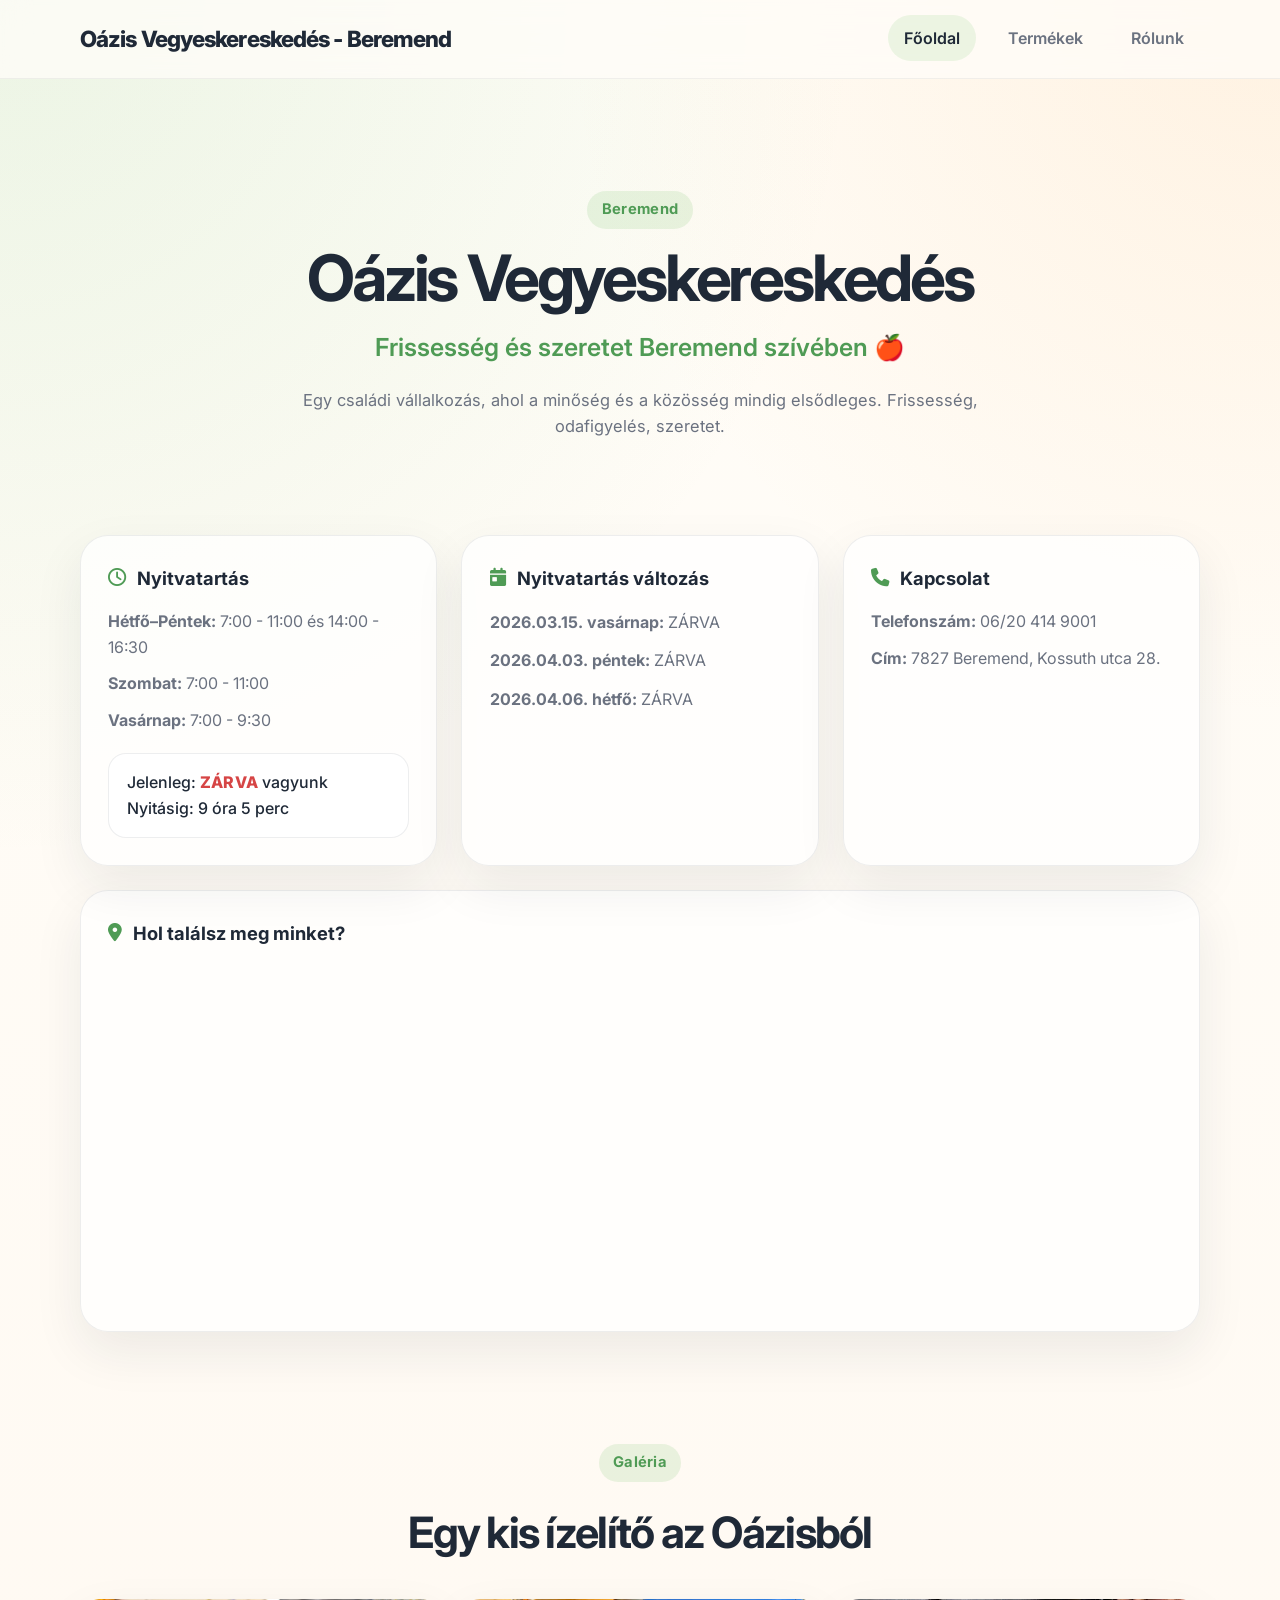
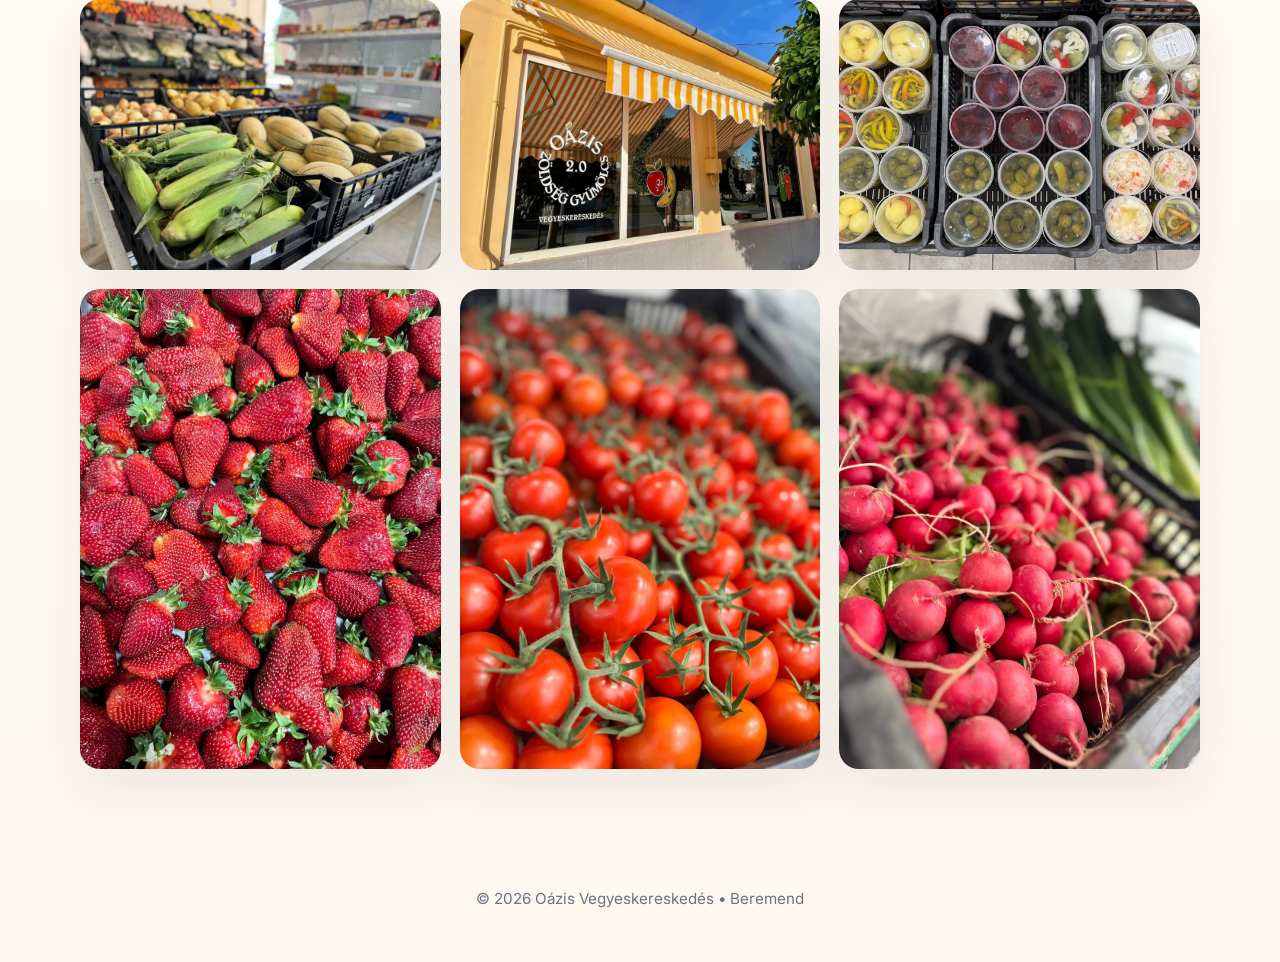
<file: index.html>
<!DOCTYPE html>
<html lang="hu">
<head>
  <meta charset="UTF-8" />
  <meta name="viewport" content="width=device-width, initial-scale=1.0" />
  <title>Oázis Vegyeskereskedés</title>
  <link rel="icon" href="favicon.png">
  <link rel="preconnect" href="https://fonts.googleapis.com">
  <link rel="preconnect" href="https://fonts.gstatic.com" crossorigin>
  <link
    href="https://fonts.googleapis.com/css2?family=Inter:wght@400;500;600;700;800&display=swap"
    rel="stylesheet"
  >
  <link
    rel="stylesheet"
    href="https://cdnjs.cloudflare.com/ajax/libs/font-awesome/6.5.2/css/all.min.css"
  />
  <link rel="stylesheet" href="style.css" />
</head>
<body>
  <header class="site-header">
    <div class="container nav">
      <a href="index.html" class="logo">Oázis Vegyeskereskedés - Beremend</a>
      <nav>
        <ul class="nav-links">
          <li><a href="index.html" class="active">Főoldal</a></li>
          <li><a href="termekek.html">Termékek</a></li>
          <li><a href="rolunk.html">Rólunk</a></li>
        </ul>
      </nav>
    </div>
  </header>

  <main>
    <section class="hero reveal">
      <div class="container hero-content">
        <p class="eyebrow">Beremend</p>
        <h1>Oázis Vegyeskereskedés</h1>
        <h2>Frissesség és szeretet Beremend szívében 🍎</h2>
        <p class="hero-text">
          Egy családi vállalkozás, ahol a minőség és a közösség mindig elsődleges.
          Frissesség, odafigyelés, szeretet.
        </p>
      </div>
    </section>

    <section class="info-section reveal">
      <div class="container info-grid">
        <div class="info-card">
          <h3><i class="fa-regular fa-clock"></i> Nyitvatartás</h3>
          <ul class="info-list">
            <li><strong>Hétfő–Péntek:</strong> 7:00 - 11:00 és 14:00 - 16:30</li>
            <li><strong>Szombat:</strong> 7:00 - 11:00</li>
            <li><strong>Vasárnap:</strong> 7:00 - 9:30</li>
          </ul>
          <div class="store-status" id="storeStatus">
              Állapot betöltése...
          </div>
        </div>

        <div class="info-card">
  <h3><i class="fa-solid fa-calendar-day"></i>Nyitvatartás változás</h3>
  <ul class="info-list exceptional-list">
    <li><strong>2026.03.15. vasárnap:</strong> ZÁRVA</li>
    <li><strong>2026.04.03. péntek:</strong> ZÁRVA</li>
    <li><strong>2026.04.06. hétfő:</strong> ZÁRVA</li>
  </ul>
</div>

        <div class="info-card">
          <h3><i class="fa-solid fa-phone"></i> Kapcsolat</h3>
          <ul class="info-list">
            <li><strong>Telefonszám:</strong> <a href="tel:+36204149001">06/20 414 9001</a></li>
            <li><strong>Cím:</strong> 7827 Beremend, Kossuth utca 28.</li>
          </ul>
        </div>
      </div>

      <div class="container map-wrapper">
        <div class="map-card">
          <h3><i class="fa-solid fa-location-dot"></i> Hol találsz meg minket?</h3>
          <div class="map-embed">
            <iframe
              src="https://www.google.com/maps?q=7827%20Beremend%2C%20Kossuth%20utca%2028&output=embed"
              width="100%"
              height="100%"
              style="border:0;"
              allowfullscreen=""
              loading="lazy"
              referrerpolicy="no-referrer-when-downgrade">
            </iframe>
          </div>
        </div>
      </div>
    </section>

    <section class="gallery-section reveal">
      <div class="container">
        <div class="section-heading">
          <p class="eyebrow">Galéria</p>
          <h2>Egy kis ízelítő az Oázisból</h2>
        </div>

        <div class="gallery-grid">
          <div class="gallery-item">
            <img src="allvany.webp" alt="Kukorica és sárgadinnye">
          </div>
          <div class="gallery-item">
            <img src="uzlet.webp" alt="Oázis bolt">
          </div>
          <div class="gallery-item">
            <img src="savanyusag.webp" alt="Vecsési vödrös savanyúságok">
          </div>
          <div class="gallery-item">
            <img src="eper.webp" alt="Friss magyar eper">
          </div>
          <div class="gallery-item">
            <img src="koktelpari.webp" alt="Koktélparadicsom">
          </div>
          <div class="gallery-item">
            <img src="retek.webp" alt="Hónapos retek">
          </div>
        </div>
      </div>
    </section>
  </main>

  <footer class="site-footer">
    <div class="container footer-content">
      <p>© 2026 Oázis Vegyeskereskedés • Beremend</p>
    </div>
  </footer>

  <script src="script.js"></script>
</body>
</html>
</file>
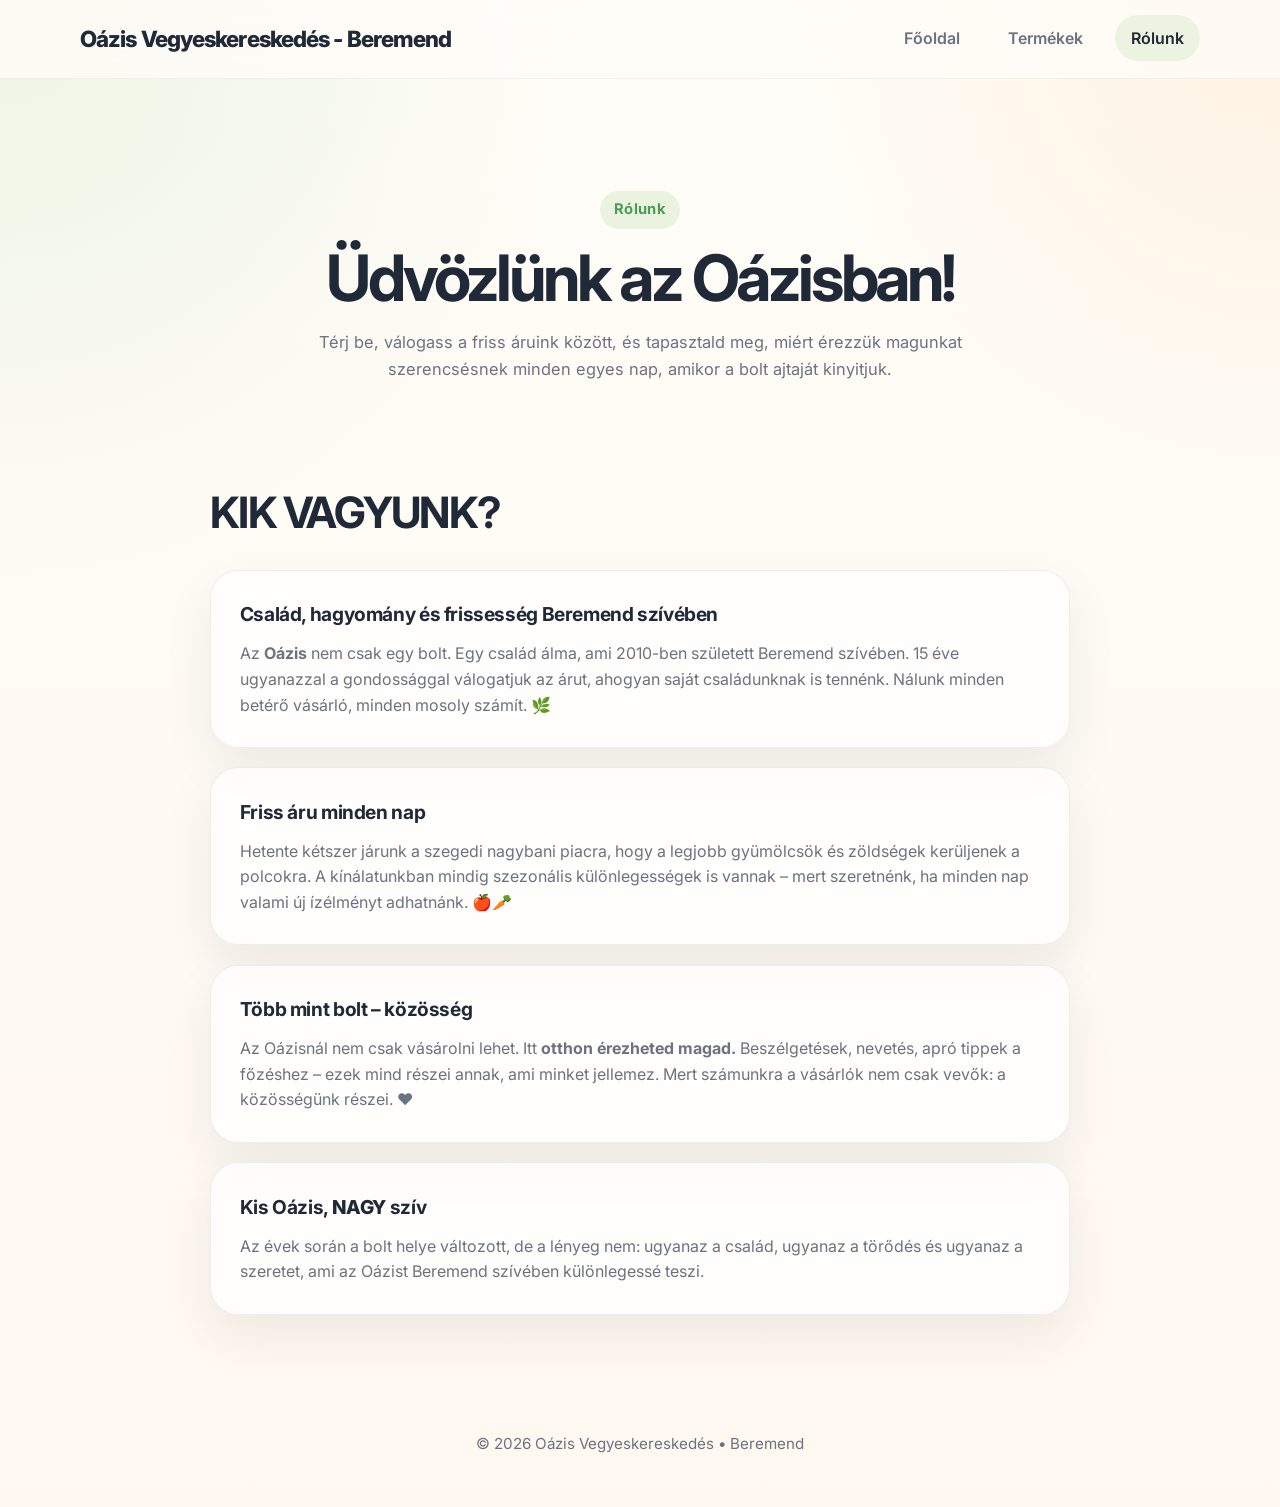
<file: rolunk.html>
<!DOCTYPE html>
<html lang="hu">
<head>
  <meta charset="UTF-8" />
  <meta name="viewport" content="width=device-width, initial-scale=1.0" />
  <title>Rólunk – Oázis Vegyeskereskedés</title>
  <link rel="icon" href="favicon.png">
  <link rel="preconnect" href="https://fonts.googleapis.com">
  <link rel="preconnect" href="https://fonts.gstatic.com" crossorigin>
  <link
    href="https://fonts.googleapis.com/css2?family=Inter:wght@400;500;600;700;800&display=swap"
    rel="stylesheet"
  >
  <link
    rel="stylesheet"
    href="https://cdnjs.cloudflare.com/ajax/libs/font-awesome/6.5.2/css/all.min.css"
  />
  <link rel="stylesheet" href="style.css" />
</head>
<body>
  <header class="site-header">
    <div class="container nav">
      <a href="index.html" class="logo">Oázis Vegyeskereskedés - Beremend</a>
      <nav>
        <ul class="nav-links">
          <li><a href="index.html">Főoldal</a></li>
          <li><a href="termekek.html">Termékek</a></li>
          <li><a href="rolunk.html" class="active">Rólunk</a></li>
        </ul>
      </nav>
    </div>
  </header>

  <main>
    <section class="page-hero reveal">
      <div class="container page-hero-content">
        <p class="eyebrow">Rólunk</p>
        <h1>Üdvözlünk az Oázisban!</h1>
        <p class="page-subtitle">
          Térj be, válogass a friss áruink között, és tapasztald meg, miért érezzük
          magunkat szerencsésnek minden egyes nap, amikor a bolt ajtaját kinyitjuk.
        </p>
      </div>
    </section>

    <section class="about-section reveal">
      <div class="container about-content">
        <h2 class="section-title-left">KIK VAGYUNK?</h2>

        <div class="about-block">
          <h3>Család, hagyomány és frissesség Beremend szívében</h3>
          <p>
            Az <strong>Oázis</strong> nem csak egy bolt. Egy család álma, ami 2010-ben
            született Beremend szívében. 15 éve ugyanazzal a gondossággal válogatjuk
            az árut, ahogyan saját családunknak is tennénk. Nálunk minden betérő vásárló,
            minden mosoly számít. 🌿
          </p>
        </div>

        <div class="about-block">
          <h3>Friss áru minden nap</h3>
          <p>
            Hetente kétszer járunk a szegedi nagybani piacra, hogy a legjobb gyümölcsök
            és zöldségek kerüljenek a polcokra. A kínálatunkban mindig szezonális
            különlegességek is vannak – mert szeretnénk, ha minden nap valami új
            ízélményt adhatnánk. 🍎🥕
          </p>
        </div>

        <div class="about-block">
          <h3>Több mint bolt – közösség</h3>
          <p>
            Az Oázisnál nem csak vásárolni lehet. Itt <strong>otthon érezheted magad.</strong>
            Beszélgetések, nevetés, apró tippek a főzéshez – ezek mind részei annak, ami
            minket jellemez. Mert számunkra a vásárlók nem csak vevők: a közösségünk részei. ❤️
          </p>
        </div>

        <div class="about-block">
          <h3>
            Kis Oázis, <span class="hover-highlight">NAGY</span> szív
          </h3>
          <p>
            Az évek során a bolt helye változott, de a lényeg nem: ugyanaz a család,
            ugyanaz a törődés és ugyanaz a szeretet, ami az Oázist Beremend szívében
            különlegessé teszi.
          </p>
        </div>
      </div>
    </section>
  </main>

  <footer class="site-footer">
    <div class="container footer-content">
      <p>© 2026 Oázis Vegyeskereskedés • Beremend</p>
    </div>
  </footer>

  <script src="script.js"></script>
</body>
</html>
</file>
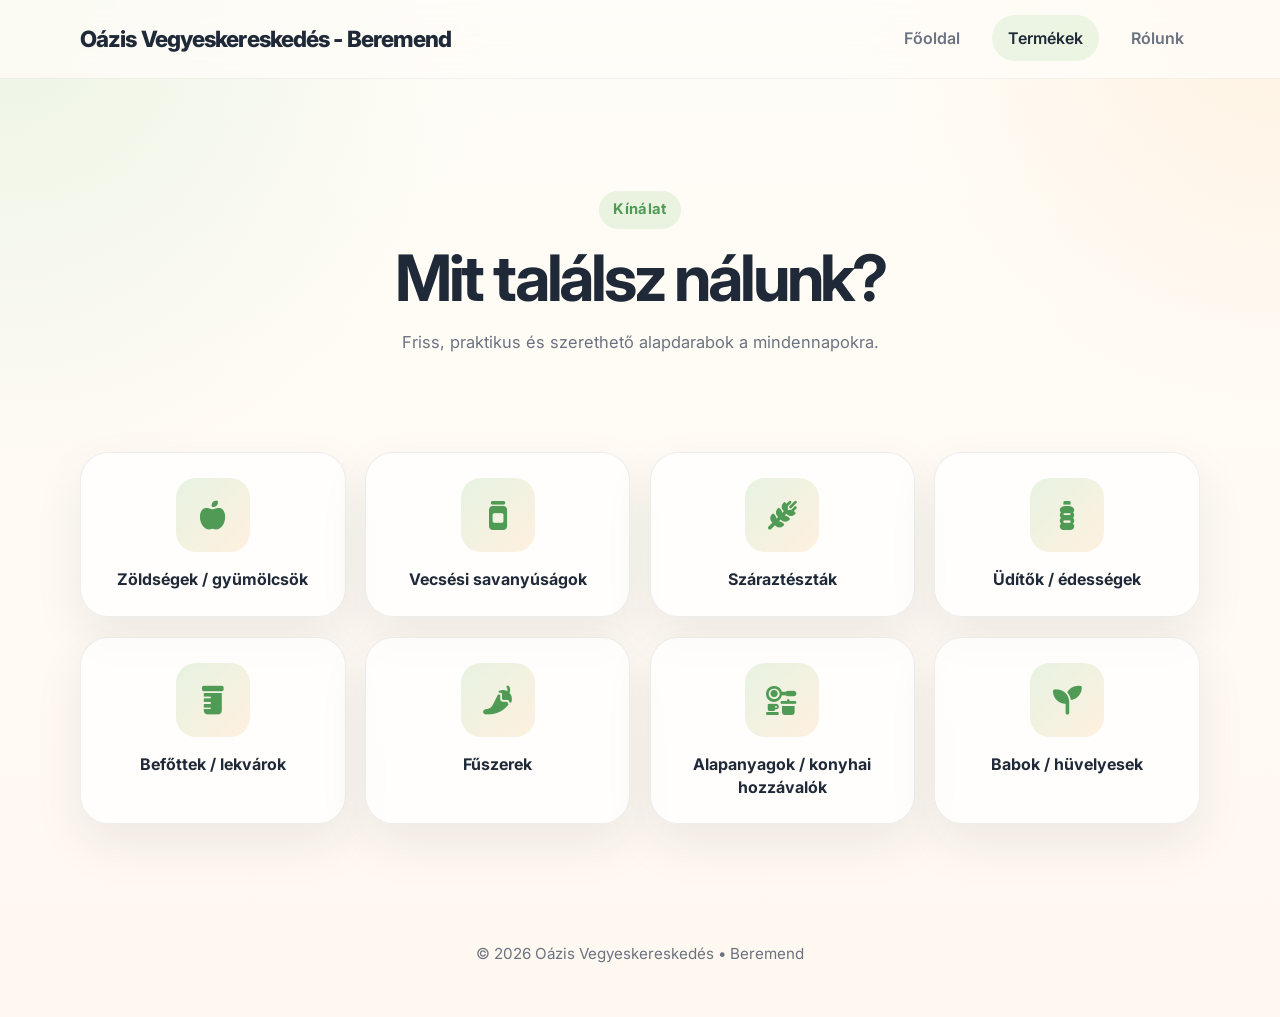
<file: termekek.html>
<!DOCTYPE html>
<html lang="hu">
<head>
  <meta charset="UTF-8" />
  <meta name="viewport" content="width=device-width, initial-scale=1.0" />
  <title>Termékek – Oázis Vegyeskereskedés</title>
  <link rel="icon" href="favicon.png">
  <link rel="preconnect" href="https://fonts.googleapis.com">
  <link rel="preconnect" href="https://fonts.gstatic.com" crossorigin>
  <link
    href="https://fonts.googleapis.com/css2?family=Inter:wght@400;500;600;700;800&display=swap"
    rel="stylesheet"
  >
  <link
    rel="stylesheet"
    href="https://cdnjs.cloudflare.com/ajax/libs/font-awesome/6.5.2/css/all.min.css"
  />
  <link rel="stylesheet" href="style.css" />
</head>
<body>
  <header class="site-header">
    <div class="container nav">
      <a href="index.html" class="logo">Oázis Vegyeskereskedés - Beremend</a>
      <nav>
        <ul class="nav-links">
          <li><a href="index.html">Főoldal</a></li>
          <li><a href="termekek.html" class="active">Termékek</a></li>
          <li><a href="rolunk.html">Rólunk</a></li>
        </ul>
      </nav>
    </div>
  </header>

  <main>
    <section class="page-hero reveal">
      <div class="container page-hero-content">
        <p class="eyebrow">Kínálat</p>
        <h1>Mit találsz nálunk?</h1>
        <p class="page-subtitle">
          Friss, praktikus és szerethető alapdarabok a mindennapokra.
        </p>
      </div>
    </section>

    <section class="products-section reveal">
      <div class="container">
        <div class="products-grid">
          <article class="product-card">
            <div class="product-icon"><i class="fa-solid fa-apple-whole"></i></div>
            <h3>Zöldségek / gyümölcsök</h3>
          </article>

          <article class="product-card">
            <div class="product-icon"><i class="fa-solid fa-jar"></i></div>
            <h3>Vecsési savanyúságok</h3>
          </article>

          <article class="product-card">
            <div class="product-icon"><i class="fa-solid fa-wheat-awn"></i></div>
            <h3>Száraztészták</h3>
          </article>

          <article class="product-card">
            <div class="product-icon"><i class="fa-solid fa-bottle-water"></i></div>
            <h3>Üdítők / édességek</h3>
          </article>

          <article class="product-card">
            <div class="product-icon"><i class="fa-solid fa-prescription-bottle"></i></div>
            <h3>Befőttek / lekvárok</h3>
          </article>

          <article class="product-card">
            <div class="product-icon"><i class="fa-solid fa-pepper-hot"></i></div>
            <h3>Fűszerek</h3>
          </article>

          <article class="product-card">
            <div class="product-icon"><i class="fa-solid fa-kitchen-set"></i></div>
            <h3>Alapanyagok / konyhai hozzávalók</h3>
          </article>

          <article class="product-card">
            <div class="product-icon"><i class="fa-solid fa-seedling"></i></div>
            <h3>Babok / hüvelyesek</h3>
          </article>
        </div>
      </div>
    </section>
  </main>

  <footer class="site-footer">
    <div class="container footer-content">
      <p>© 2026 Oázis Vegyeskereskedés • Beremend</p>
    </div>
  </footer>

  <script src="script.js"></script>
</body>
</html>
</file>
<file: style.css>
:root {
  --bg: #fffdf8;
  --bg-soft: #fff7ed;
  --card: rgba(255, 255, 255, 0.72);
  --text: #1f2937;
  --muted: #6b7280;
  --line: rgba(31, 41, 55, 0.08);
  --primary: #78c26d;
  --primary-strong: #4f9b55;
  --accent: #ffb86b;
  --shadow: 0 20px 50px rgba(31, 41, 55, 0.08);
  --radius-xl: 28px;
  --radius-lg: 20px;
  --radius-md: 16px;
  --container: 1120px;
}

* {
  box-sizing: border-box;
}

html {
  scroll-behavior: smooth;
}

body {
  margin: 0;
  font-family: "Inter", sans-serif;
  color: var(--text);
  background:
    radial-gradient(circle at top left, rgba(120, 194, 109, 0.14), transparent 30%),
    radial-gradient(circle at top right, rgba(255, 184, 107, 0.16), transparent 25%),
    linear-gradient(180deg, #fffdf8 0%, #fff8f0 100%);
  line-height: 1.6;
}

img {
  max-width: 100%;
  display: block;
}

a {
  color: inherit;
  text-decoration: none;
}

.container {
  width: min(100% - 2rem, var(--container));
  margin: 0 auto;
}

.site-header {
  position: sticky;
  top: 0;
  z-index: 50;
  backdrop-filter: blur(14px);
  background: rgba(255, 253, 248, 0.75);
  border-bottom: 1px solid rgba(31, 41, 55, 0.06);
}

.nav {
  display: flex;
  align-items: center;
  justify-content: space-between;
  min-height: 78px;
}

.logo {
  font-size: 1.4rem;
  font-weight: 800;
  letter-spacing: -0.04em;
}

.nav-links {
  display: flex;
  align-items: center;
  gap: 1rem;
  list-style: none;
  margin: 0;
  padding: 0;
}

.nav-links a {
  padding: 0.8rem 1rem;
  border-radius: 999px;
  color: var(--muted);
  font-weight: 600;
  transition: 0.25s ease;
}

.nav-links a:hover,
.nav-links a.active {
  background: rgba(120, 194, 109, 0.14);
  color: var(--text);
}

.hero,
.page-hero {
  padding: 7rem 0 4rem;
}

.hero-content,
.page-hero-content {
  max-width: 820px;
  margin: 0 auto;
  text-align: center;
}

.eyebrow {
  display: inline-block;
  margin: 0 0 1rem;
  padding: 0.45rem 0.9rem;
  border-radius: 999px;
  background: rgba(120, 194, 109, 0.16);
  color: var(--primary-strong);
  font-size: 0.92rem;
  font-weight: 700;
  letter-spacing: 0.02em;
}

.hero h1,
.page-hero h1 {
  margin: 0;
  font-size: clamp(2.4rem, 5vw, 4.7rem);
  line-height: 1.02;
  letter-spacing: -0.05em;
}

.hero h2 {
  margin: 1.1rem auto 0;
  font-size: clamp(1.15rem, 2.2vw, 1.55rem);
  font-weight: 600;
  color: var(--primary-strong);
}

.hero-text,
.page-subtitle {
  max-width: 760px;
  margin: 1.2rem auto 0;
  font-size: 1.03rem;
  color: var(--muted);
}

.info-section,
.about-section,
.products-section,
.gallery-section {
  padding: 2rem 0 5rem;
}

.info-grid {
  display: grid;
  grid-template-columns: repeat(3, minmax(0, 1fr));
  gap: 1.5rem;
}

.info-card,
.map-card,
.about-block,
.product-card {
  background: var(--card);
  border: 1px solid var(--line);
  border-radius: var(--radius-xl);
  box-shadow: var(--shadow);
}

.info-card,
.map-card {
  padding: 1.7rem;
}

.info-card h3,
.map-card h3 {
  display: flex;
  align-items: center;
  gap: 0.7rem;
  margin: 0 0 1rem;
  font-size: 1.15rem;
}

.info-card i,
.map-card i {
  color: var(--primary-strong);
}

.info-list {
  list-style: none;
  padding: 0;
  margin: 0;
  color: var(--muted);
}

.info-list li + li {
  margin-top: 0.7rem;
}
.exceptional-list li {
  line-height: 1.7;
}

.map-wrapper {
  margin-top: 1.5rem;
}

.map-embed {
  overflow: hidden;
  border-radius: 20px;
  height: 340px;
  margin-top: 1rem;
}

.section-heading {
  text-align: center;
  margin-bottom: 2rem;
}

.section-heading h2,
.section-title-left {
  margin: 0;
  font-size: clamp(1.8rem, 3.4vw, 2.7rem);
  letter-spacing: -0.04em;
}

.gallery-grid {
  display: grid;
  grid-template-columns: repeat(3, minmax(0, 1fr));
  gap: 1.2rem;
}

.gallery-item {
  overflow: hidden;
  border-radius: var(--radius-lg);
  box-shadow: var(--shadow);
  min-height: 260px;
}

.gallery-item img {
  width: 100%;
  height: 100%;
  object-fit: cover;
  transition: transform 0.45s ease;
}

.gallery-item:hover img {
  transform: scale(1.05);
}

.about-content {
  max-width: 860px;
  margin: 0 auto;
}

.section-title-left {
  margin-bottom: 1.4rem;
}

.about-block {
  padding: 1.8rem;
}

.about-block + .about-block {
  margin-top: 1.2rem;
}

.about-block h3 {
  margin: 0 0 0.7rem;
  font-size: 1.2rem;
  letter-spacing: -0.02em;
}

.about-block p {
  margin: 0;
  color: var(--muted);
}

.hover-highlight {
  display: inline-block;
  font-weight: 800;
  transition: 0.25s ease;
}

.hover-highlight:hover {
  color: var(--primary-strong);
  transform: scale(1.08);
}

.products-grid {
  display: grid;
  grid-template-columns: repeat(4, minmax(0, 1fr));
  gap: 1.2rem;
}

.product-card {
  padding: 1.6rem;
  text-align: center;
  transition: transform 0.25s ease, box-shadow 0.25s ease;
}

.product-card:hover {
  transform: translateY(-6px);
  box-shadow: 0 24px 54px rgba(31, 41, 55, 0.12);
}

.product-icon {
  width: 74px;
  height: 74px;
  margin: 0 auto 1rem;
  display: grid;
  place-items: center;
  border-radius: 20px;
  background: linear-gradient(135deg, rgba(120, 194, 109, 0.18), rgba(255, 184, 107, 0.2));
  font-size: 1.8rem;
  color: var(--primary-strong);
}

.product-card h3 {
  margin: 0;
  font-size: 1rem;
  line-height: 1.4;
}

.site-footer {
  padding: 1.4rem 0 2.2rem;
}

.footer-content {
  text-align: center;
  color: var(--muted);
  font-size: 0.95rem;
}

.reveal {
  opacity: 0;
  transform: translateY(24px);
  transition: opacity 0.7s ease, transform 0.7s ease;
}

.reveal.visible {
  opacity: 1;
  transform: translateY(0);
}

.store-status {
  margin-top: 1.2rem;
  padding: 1rem 1.1rem;
  border-radius: 18px;
  background: rgba(255, 255, 255, 0.78);
  border: 1px solid rgba(31, 41, 55, 0.08);
  color: var(--text);
  font-weight: 500;
  line-height: 1.6;
}

.store-status strong {
  font-weight: 800;
}

.status-word {
  font-weight: 800;
  letter-spacing: 0.02em;
}

.status-open {
  color: #2f8f4e;
}

.status-closed {
  color: #d64545;
}

.status-warning {
  color: #b96a16;
}

@media (max-width: 960px) {
  .info-grid,
  .gallery-grid,
  .products-grid {
    grid-template-columns: repeat(2, minmax(0, 1fr));
  }
}

@media (max-width: 700px) {
  .nav {
    flex-direction: column;
    justify-content: center;
    gap: 0.8rem;
    padding: 1rem 0;
  }

  .hero,
  .page-hero {
    padding: 5rem 0 2.5rem;
  }

  .info-grid,
  .gallery-grid,
  .products-grid {
    grid-template-columns: 1fr;
  }

  .info-card,
  .map-card,
  .about-block,
  .product-card {
    border-radius: 22px;
  }

  .map-embed {
    height: 280px;
  }
  .store-status {
  margin-top: 1.2rem;
  padding: 1rem 1.1rem;
  border-radius: 18px;
  background: rgba(255, 255, 255, 0.78);
  border: 1px solid rgba(31, 41, 55, 0.08);
  color: var(--text);
  font-weight: 500;
  line-height: 1.6;
}

.store-status strong {
  font-weight: 800;
}

.status-word {
  font-weight: 800;
  letter-spacing: 0.02em;
}

.status-open {
  color: #2f8f4e;
}

.status-closed {
  color: #d64545;
}

.status-warning {
  color: #b96a16;
}
}
</file>
